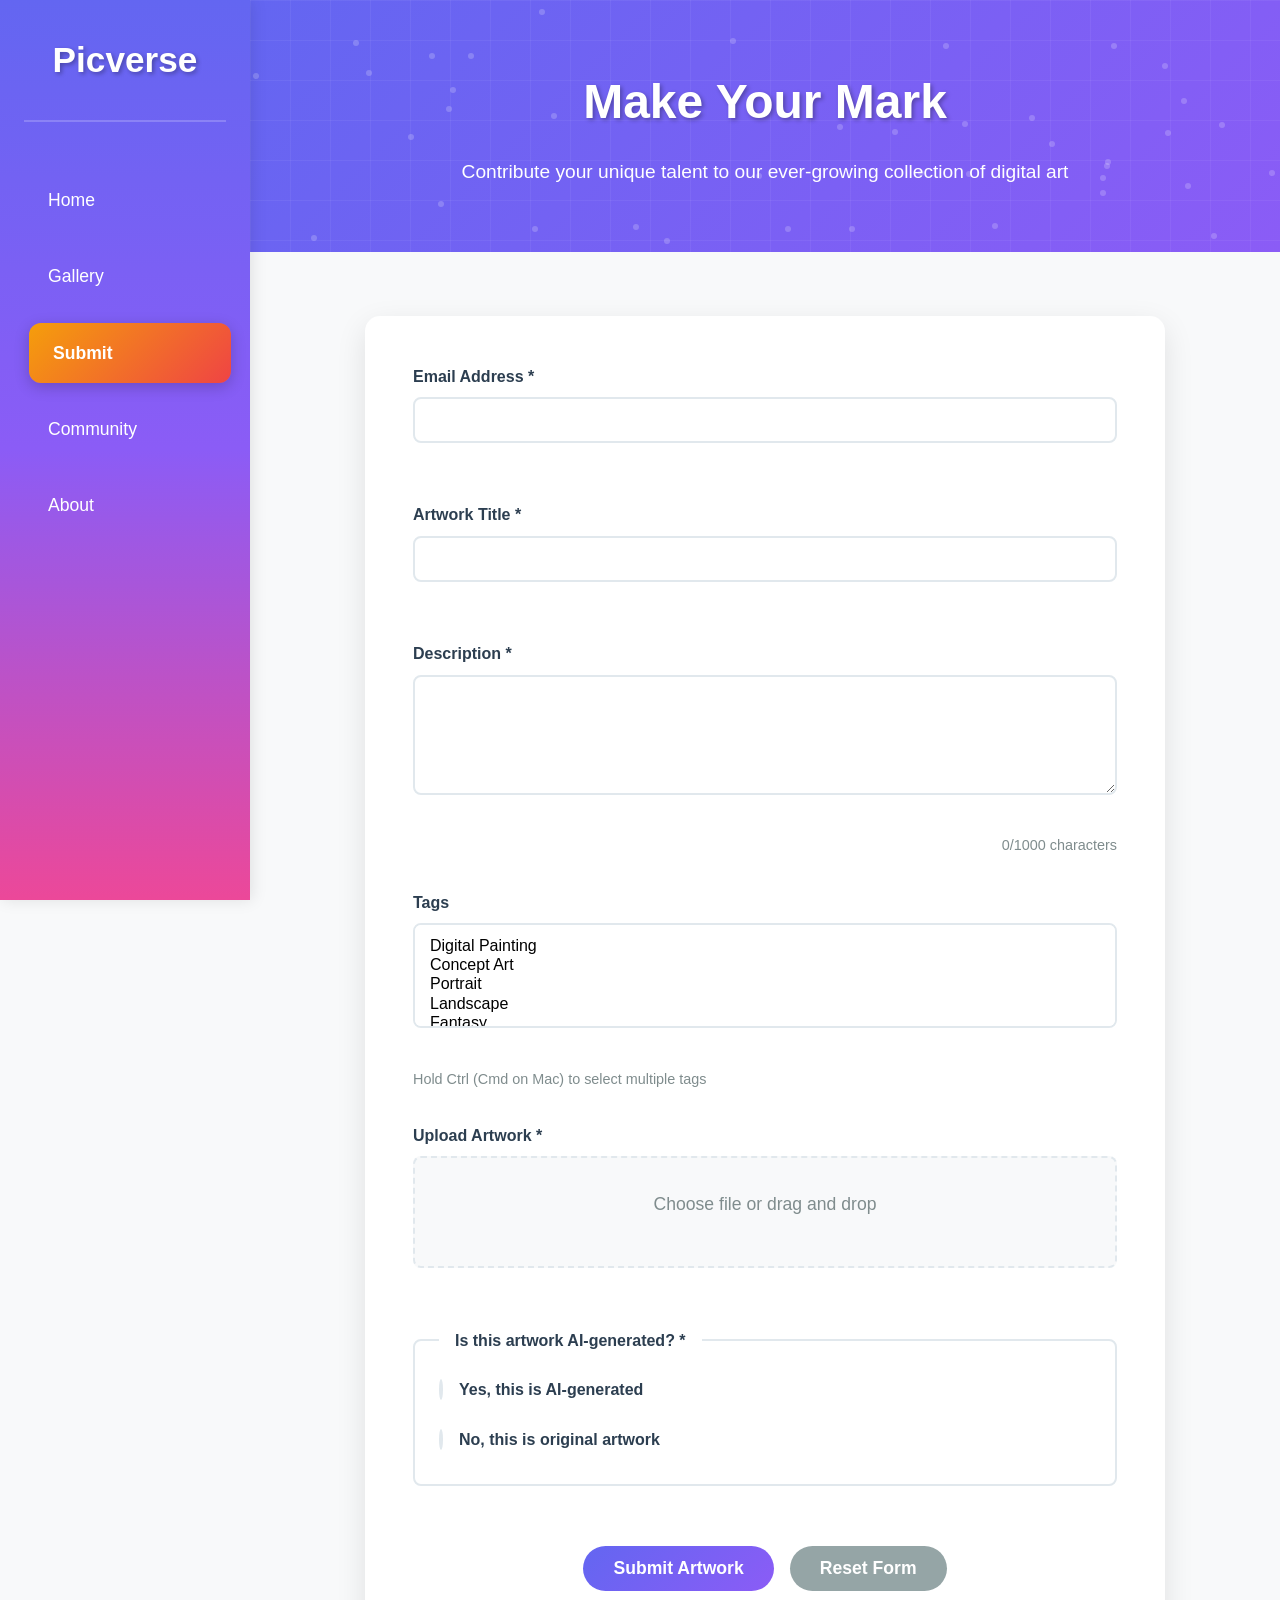
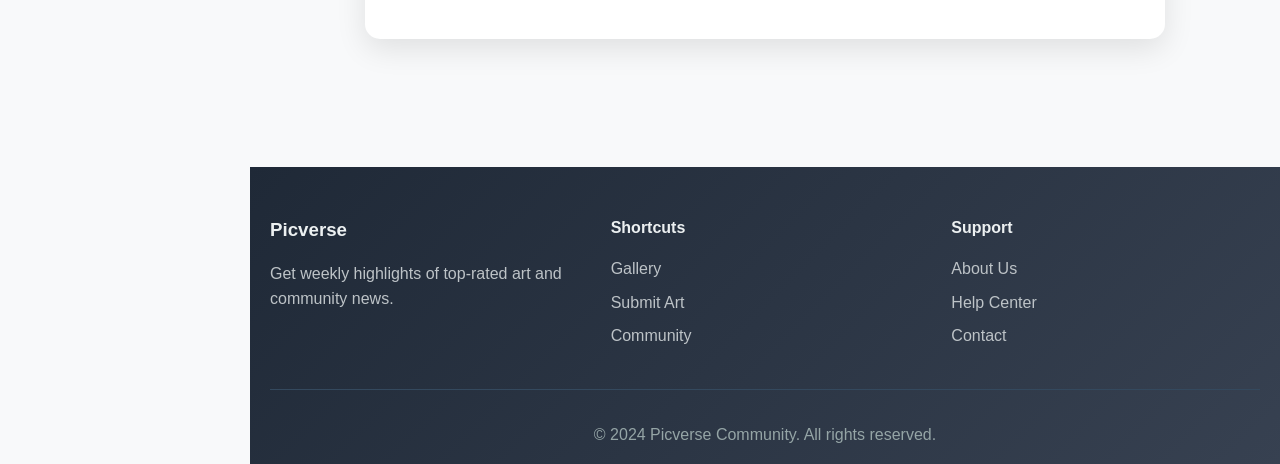
<file: submission.html>
<!DOCTYPE html>
<html lang="en">
  <head>
    <meta charset="UTF-8" />
    <meta name="viewport" content="width=device-width, initial-scale=1.0" />
    <title>Picverse Community - Submit Artwork</title>
    <link rel="icon" type="image/png" href="assets/logo.jpg" />
    <link rel="stylesheet" href="common.css" />
    <link rel="stylesheet" href="submission.css" />
  </head>
  <body>
    <header class="header">
      <nav class="navbar">
        <div class="nav-brand">
          <h1>Picverse</h1>
        </div>
        <ul class="nav-menu">
          <li><a href="index.html">Home</a></li>
          <li><a href="gallery.html">Gallery</a></li>
          <li><a href="submission.html" class="active">Submit</a></li>
          <li><a href="community.html">Community</a></li>
          <li><a href="about.html">About</a></li>
        </ul>
        <div class="hamburger">
          <span></span>
          <span></span>
          <span></span>
        </div>
      </nav>
    </header>

    <main>
      <section class="submission-header">
        <div class="particle-layer"></div>
        <div class="grid-overlay"></div>
        <div class="container">
          <h1 class="fade-in">Make Your Mark</h1>
          <p class="fade-in">
            Contribute your unique talent to our ever-growing collection of
            digital art
          </p>
        </div>
      </section>

      <section class="submission-form-section">
        <div class="container">
          <form id="submissionForm" class="submission-form">
            <div class="form-group">
              <label for="email">Email Address *</label>
              <input type="email" id="email" name="email" required />
              <span class="error-message" id="emailError"></span>
            </div>

            <div class="form-group">
              <label for="title">Artwork Title *</label>
              <input type="text" id="title" name="title" required />
              <span class="error-message" id="titleError"></span>
            </div>

            <div class="form-group">
              <label for="description">Description *</label>
              <textarea
                id="description"
                name="description"
                rows="4"
                required
              ></textarea>
              <span class="error-message" id="descriptionError"></span>
            </div>

            <div class="form-group">
              <label for="tags">Tags</label>
              <select id="tags" name="tags" multiple>
                <option value="digital-painting">Digital Painting</option>
                <option value="concept-art">Concept Art</option>
                <option value="portrait">Portrait</option>
                <option value="landscape">Landscape</option>
                <option value="fantasy">Fantasy</option>
                <option value="sci-fi">Sci-Fi</option>
                <option value="abstract">Abstract</option>
                <option value="character-design">Character Design</option>
              </select>
              <span class="error-message" id="tagsError"></span>
              <small>Hold Ctrl (Cmd on Mac) to select multiple tags</small>
            </div>

            <div class="form-group">
              <label for="artwork">Upload Artwork *</label>
              <div class="file-upload-container">
                <input
                  type="file"
                  id="artwork"
                  name="artwork"
                  accept="image/*"
                  required
                />
                <div class="file-upload-display">
                  <span class="file-upload-text"
                    >Choose file or drag and drop</span
                  >
                  <div class="file-preview" id="filePreview"></div>
                </div>
              </div>
              <span class="error-message" id="artworkError"></span>
            </div>

            <div class="form-group">
              <fieldset>
                <legend>Is this artwork AI-generated? *</legend>
                <div class="radio-group">
                  <label class="radio-label">
                    <input
                      type="radio"
                      name="aiGenerated"
                      value="yes"
                      required
                    />
                    <span class="radio-custom"></span>
                    Yes, this is AI-generated
                  </label>
                  <label class="radio-label">
                    <input
                      type="radio"
                      name="aiGenerated"
                      value="no"
                      required
                    />
                    <span class="radio-custom"></span>
                    No, this is original artwork
                  </label>
                </div>
              </fieldset>
              <span class="error-message" id="aiGeneratedError"></span>
            </div>

            <div class="form-actions">
              <button type="submit" class="submit-btn">Submit Artwork</button>
              <button type="reset" class="reset-btn">Reset Form</button>
            </div>
          </form>
        </div>
      </section>
    </main>

    <footer class="footer">
      <div class="container">
        <div class="footer-content">
          <div class="footer-section">
            <h3>Picverse</h3>
            <p>Get weekly highlights of top-rated art and community news.</p>
          </div>
          <div class="footer-section">
            <h4>Shortcuts</h4>
            <ul>
              <li><a href="gallery.html">Gallery</a></li>
              <li><a href="submission.html">Submit Art</a></li>
              <li><a href="community.html">Community</a></li>
            </ul>
          </div>
          <div class="footer-section">
            <h4>Support</h4>
            <ul>
              <li><a href="about.html">About Us</a></li>
              <li><a href="#">Help Center</a></li>
              <li><a href="#">Contact</a></li>
            </ul>
          </div>
        </div>
        <div class="footer-bottom">
          <p>&copy; 2024 Picverse Community. All rights reserved.</p>
        </div>
      </div>
    </footer>

    <script src="common.js"></script>
    <script src="submission.js"></script>
  </body>
</html>
</file>
<file: common.css>
* {
  margin: 0;
  padding: 0;
  box-sizing: border-box;
}

body {
  font-family: "Arial", sans-serif;
  line-height: 1.6;
  color: #333;
  background-color: #f8f9fa;
}

.container {
  max-width: 1200px;
  margin: 0 auto;
  padding: 0 20px;
}

.header {
  position: fixed;
  left: 0;
  top: 0;
  width: 250px;
  height: 100vh;
  background: linear-gradient(180deg, #6366f1 0%, #8b5cf6 50%, #ec4899 100%);
  box-shadow: 2px 0 15px rgba(0, 0, 0, 0.1);
  z-index: 1000;
  overflow-y: auto;
  transition: left 0.3s ease;
}

.navbar {
  display: flex;
  flex-direction: column;
  padding: 2rem 1.5rem;
  height: 100%;
}

.nav-brand {
  text-align: center;
  margin-bottom: 3rem;
  padding-bottom: 2rem;
  border-bottom: 2px solid rgba(255, 255, 255, 0.2);
}

.nav-brand h1 {
  color: white;
  font-size: 2.2rem;
  font-weight: bold;
  text-shadow: 2px 2px 4px rgba(0, 0, 0, 0.3);
  margin: 0;
}

.nav-menu {
  display: flex;
  flex-direction: column;
  list-style: none;
  gap: 1rem;
  flex-grow: 1;
}

.nav-menu li {
  width: 100%;
}

.nav-menu a {
  display: block;
  color: white;
  text-decoration: none;
  font-weight: 500;
  transition: all 0.3s ease;
  padding: 1rem 1.5rem;
  border-radius: 12px;
  font-size: 1.1rem;
  position: relative;
  overflow: hidden;
}

.nav-menu a::before {
  content: "";
  position: absolute;
  top: 0;
  left: -100%;
  width: 100%;
  height: 100%;
  background: linear-gradient(
    90deg,
    transparent,
    rgba(255, 255, 255, 0.2),
    transparent
  );
  transition: left 0.5s;
}

.nav-menu a:hover::before {
  left: 100%;
}

.nav-menu a:hover,
.nav-menu a.active {
  background-color: rgba(255, 255, 255, 0.15);
  transform: translateX(5px);
  box-shadow: 0 4px 15px rgba(0, 0, 0, 0.2);
}

.nav-menu a.active {
  background: linear-gradient(135deg, #f59e0b 0%, #ef4444 100%);
  font-weight: 600;
}

.hamburger {
  display: none;
  position: fixed;
  top: 20px;
  left: 20px;
  flex-direction: column;
  cursor: pointer;
  z-index: 1001;
  background: linear-gradient(135deg, #6366f1 0%, #8b5cf6 100%);
  padding: 10px;
  border-radius: 8px;
}

.hamburger span {
  width: 25px;
  height: 3px;
  background-color: white;
  margin: 3px 0;
  transition: 0.3s;
}

main {
  margin-left: 250px;
  min-height: 100vh;
  transition: margin-left 0.3s ease;
}

.footer {
  background: linear-gradient(135deg, #1f2937 0%, #374151 100%);
  color: white;
  padding: 3rem 0 1rem;
  margin-top: 4rem;
  margin-left: 250px;
  transition: margin-left 0.3s ease;
}

.footer-content {
  display: grid;
  grid-template-columns: repeat(auto-fit, minmax(250px, 1fr));
  gap: 2rem;
  margin-bottom: 2rem;
}

.footer-section h3,
.footer-section h4 {
  margin-bottom: 1rem;
  color: #ecf0f1;
}

.footer-section p {
  color: #bdc3c7;
  line-height: 1.6;
}

.footer-section ul {
  list-style: none;
}

.footer-section ul li {
  margin-bottom: 0.5rem;
}

.footer-section ul li a {
  color: #bdc3c7;
  text-decoration: none;
  transition: color 0.3s ease;
}

.footer-section ul li a:hover {
  color: #3498db;
}

.footer-bottom {
  text-align: center;
  padding-top: 2rem;
  border-top: 1px solid #34495e;
  color: #95a5a6;
}

.btn {
  display: inline-block;
  padding: 12px 24px;
  background: linear-gradient(135deg, #6366f1 0%, #8b5cf6 100%);
  color: white;
  text-decoration: none;
  border-radius: 25px;
  font-weight: 500;
  transition: all 0.3s ease;
  border: none;
  cursor: pointer;
  text-align: center;
}

.btn:hover {
  transform: translateY(-2px);
  box-shadow: 0 5px 15px rgba(99, 102, 241, 0.4);
  background: linear-gradient(135deg, #4f46e5 0%, #7c3aed 100%);
}

@media screen and (max-width: 768px) {
  .header {
    left: -250px;
  }

  .header.active {
    left: 0;
  }

  .hamburger {
    display: flex;
  }

  main,
  .footer {
    margin-left: 0;
  }

  .container {
    padding: 0 15px;
  }

  .nav-brand h1 {
    font-size: 1.8rem;
  }

  .nav-menu a {
    font-size: 1rem;
    padding: 0.8rem 1.2rem;
  }

  .footer-content {
    grid-template-columns: 1fr;
    text-align: center;
  }
}

.text-center {
  text-align: center;
}
.mb-1 {
  margin-bottom: 1rem;
}
.mb-2 {
  margin-bottom: 2rem;
}
.mb-3 {
  margin-bottom: 3rem;
}
.mt-1 {
  margin-top: 1rem;
}
.mt-2 {
  margin-top: 2rem;
}
.mt-3 {
  margin-top: 3rem;
}

.fade-in {
  opacity: 0;
  transform: translateY(20px);
  transition: all 0.6s ease;
}

.fade-in.visible {
  opacity: 1;
  transform: translateY(0);
}
</file>
<file: submission.css>
.submission-header {
  background: linear-gradient(135deg, #6366f1 0%, #8b5cf6 100%);
  color: white;
  padding: 4rem 0;
  text-align: center;
  position: relative;
  overflow: hidden;
  z-index: 1;
}

.grid-overlay {
  position: absolute;
  top: 0;
  left: 0;
  width: 100%;
  height: 100%;
  background-image: linear-gradient(
      rgba(255, 255, 255, 0.05) 1px,
      transparent 1px
    ),
    linear-gradient(90deg, rgba(255, 255, 255, 0.05) 1px, transparent 1px);
  background-size: 40px 40px;
  pointer-events: none;
  z-index: 2;
}

.particle-layer {
  position: absolute;
  width: 100%;
  height: 100%;
  top: 0;
  left: 0;
  z-index: 1;
  pointer-events: none;
}

.particle {
  position: absolute;
  width: 6px;
  height: 6px;
  background: rgba(255, 255, 255, 0.2);
  border-radius: 50%;
  animation: floatUp 12s linear infinite;
}

@keyframes floatUp {
  0% {
    transform: translateY(0) scale(1);
    opacity: 1;
  }
  100% {
    transform: translateY(-100vh) scale(0.5);
    opacity: 0;
  }
}

.submission-header h1 {
  font-size: 3rem;
  margin-bottom: 1rem;
  text-shadow: 2px 2px 4px rgba(0, 0, 0, 0.3);
}

.submission-header p {
  font-size: 1.2rem;
  opacity: 0.9;
}

.submission-form-section {
  padding: 4rem 0;
  background-color: #f8f9fa;
}

.submission-form {
  background: white;
  padding: 3rem;
  border-radius: 15px;
  box-shadow: 0 10px 30px rgba(0, 0, 0, 0.1);
  max-width: 800px;
  margin: 0 auto;
}

.form-group {
  margin-bottom: 2rem;
}

.form-group label {
  display: block;
  margin-bottom: 0.5rem;
  font-weight: 600;
  color: #2c3e50;
}

.form-group input,
.form-group textarea,
.form-group select {
  width: 100%;
  padding: 12px 15px;
  border: 2px solid #e1e8ed;
  border-radius: 8px;
  font-size: 1rem;
  transition: all 0.3s ease;
  background-color: #fff;
}

.form-group input:focus,
.form-group textarea:focus,
.form-group select:focus {
  outline: none;
  border-color: #6366f1;
  box-shadow: 0 0 0 3px rgba(99, 102, 241, 0.1);
}

.form-group textarea {
  resize: vertical;
  min-height: 120px;
}

.form-group select {
  cursor: pointer;
}

.form-group small {
  display: block;
  margin-top: 0.5rem;
  color: #7f8c8d;
  font-size: 0.9rem;
}

.file-upload-container {
  position: relative;
}

.file-upload-container input[type="file"] {
  position: absolute;
  opacity: 0;
  width: 100%;
  height: 100%;
  cursor: pointer;
}

.file-upload-display {
  border: 2px dashed #e1e8ed;
  border-radius: 8px;
  padding: 2rem;
  text-align: center;
  transition: all 0.3s ease;
  background-color: #f8f9fa;
}

.file-upload-display:hover {
  border-color: #6366f1;
  background-color: #f0f4ff;
}

.file-upload-text {
  color: #7f8c8d;
  font-size: 1.1rem;
}

.file-preview {
  margin-top: 1rem;
}

.file-preview img {
  max-width: 200px;
  max-height: 200px;
  border-radius: 8px;
  box-shadow: 0 4px 15px rgba(0, 0, 0, 0.1);
}

fieldset {
  border: 2px solid #e1e8ed;
  border-radius: 8px;
  padding: 1.5rem;
  margin: 0;
}

legend {
  padding: 0 1rem;
  font-weight: 600;
  color: #2c3e50;
}

.radio-group {
  display: flex;
  flex-direction: column;
  gap: 1rem;
}

.radio-label {
  display: flex;
  align-items: center;
  cursor: pointer;
  font-size: 1rem;
  color: #2c3e50;
}

.radio-label input[type="radio"] {
  display: none;
}

.radio-custom {
  width: 20px;
  height: 20px;
  border: 2px solid #e1e8ed;
  border-radius: 50%;
  margin-right: 1rem;
  position: relative;
  transition: all 0.3s ease;
}

.radio-label input[type="radio"]:checked + .radio-custom {
  border-color: #6366f1;
  background-color: #6366f1;
}

.radio-label input[type="radio"]:checked + .radio-custom::after {
  content: "";
  position: absolute;
  top: 50%;
  left: 50%;
  transform: translate(-50%, -50%);
  width: 8px;
  height: 8px;
  background-color: white;
  border-radius: 50%;
}

.error-message {
  display: block;
  color: #e74c3c;
  font-size: 0.9rem;
  margin-top: 0.5rem;
  min-height: 1.2rem;
}

.form-group.error input,
.form-group.error textarea,
.form-group.error select {
  border-color: #ef4444;
  box-shadow: 0 0 0 3px rgba(239, 68, 68, 0.1);
}

.form-actions {
  display: flex;
  gap: 1rem;
  justify-content: center;
  margin-top: 2rem;
}

.submit-btn,
.reset-btn {
  padding: 12px 30px;
  border: none;
  border-radius: 25px;
  font-size: 1.1rem;
  font-weight: 600;
  cursor: pointer;
  transition: all 0.3s ease;
  min-width: 150px;
}

.submit-btn {
  background: linear-gradient(135deg, #6366f1 0%, #8b5cf6 100%);
  color: white;
}

.submit-btn:hover {
  transform: translateY(-2px);
  box-shadow: 0 5px 15px rgba(99, 102, 241, 0.3);
  background: linear-gradient(135deg, #4f46e5 0%, #7c3aed 100%);
}

.reset-btn {
  background-color: #95a5a6;
  color: white;
}

.reset-btn:hover {
  background-color: #7f8c8d;
  transform: translateY(-2px);
}

.success-message {
  background-color: #d4edda;
  color: #155724;
  padding: 1rem;
  border-radius: 8px;
  margin-bottom: 2rem;
  border: 1px solid #c3e6cb;
  display: none;
}

@media screen and (max-width: 768px) {
  .submission-header h1 {
    font-size: 2.5rem;
  }

  .submission-header p {
    font-size: 1rem;
  }

  .submission-form {
    padding: 2rem 1.5rem;
    margin: 0 1rem;
  }

  .form-actions {
    flex-direction: column;
    align-items: center;
  }

  .submit-btn,
  .reset-btn {
    width: 100%;
    max-width: 300px;
  }

  .radio-group {
    gap: 0.8rem;
  }

  .file-upload-display {
    padding: 1.5rem;
  }
}
</file>
